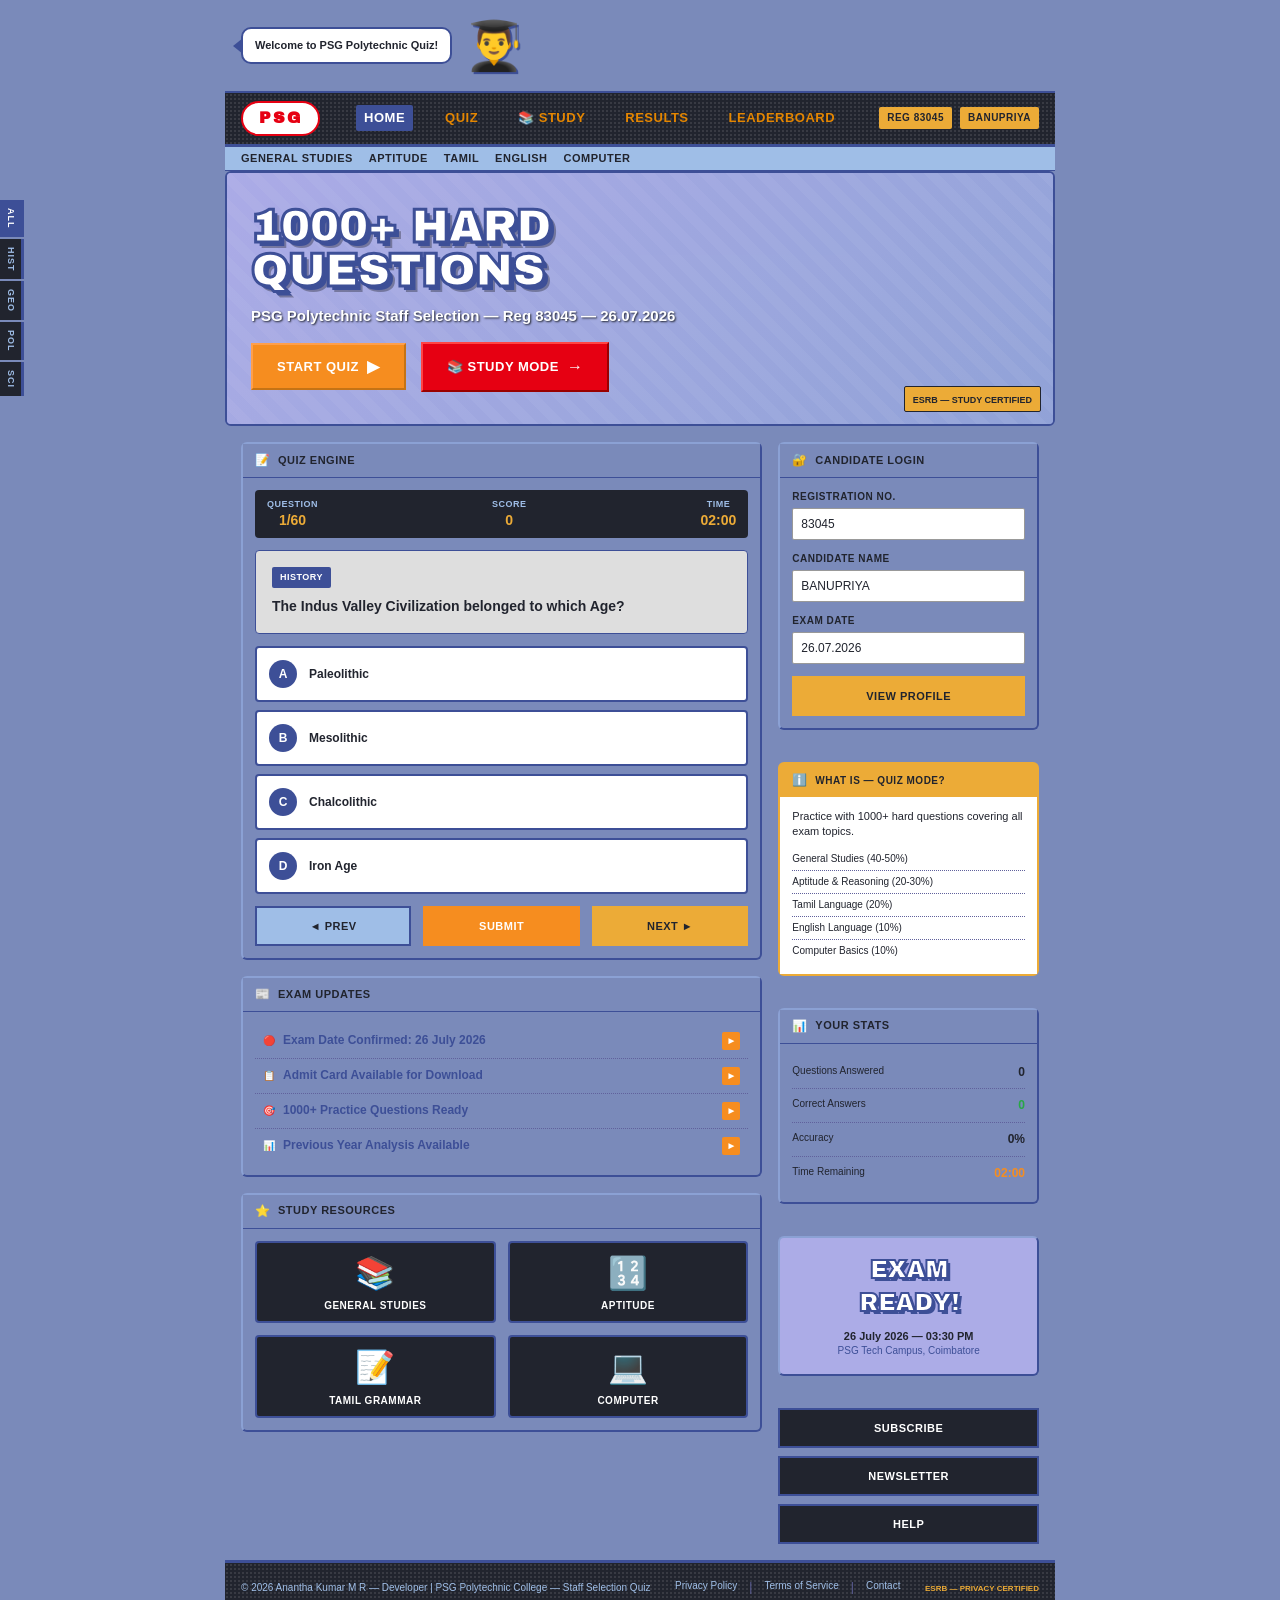
<file: index.html>
<!DOCTYPE html>
<html lang="en">
<head>
    <meta charset="UTF-8">
    <meta name="viewport" content="width=device-width, initial-scale=1.0">
    <title>PSG Polytechnic — Staff Selection Quiz 2026</title>
    <link rel="stylesheet" href="css/style.css">
    <link href="https://fonts.googleapis.com/css2?family=Silkscreen:wght@400;700&family=Archivo+Black&display=swap" rel="stylesheet">
</head>
<body>
    <!-- MASCOT MASTHEAD -->
    <div class="mascot-masthead">
        <div class="mascot-bubble">
            <span class="bubble-text">Welcome to PSG Polytechnic Quiz!</span>
            <div class="bubble-tail"></div>
        </div>
        <div class="mascot-character">
            <div class="pixel-mascot">👨‍🎓</div>
        </div>
    </div>

    <!-- PRIMARY NAV BAR (Carbon Command Layer) -->
    <nav class="nav-bar">
        <div class="nav-inner">
            <div class="logo-pill">
                <span class="logo-text">PSG</span>
            </div>
            <div class="nav-links">
                <a href="#" class="nav-link active" data-section="home">HOME</a>
                <a href="#" class="nav-link" data-section="quiz">QUIZ</a>
                <a href="study.html" class="nav-link">📚 STUDY</a>
                <a href="#" class="nav-link" data-section="results">RESULTS</a>
                <a href="#" class="nav-link" data-section="leaderboard">LEADERBOARD</a>
            </div>
            <div class="nav-chips">
                <span class="chip chip-amber">REG 83045</span>
                <span class="chip chip-amber">BANUPRIYA</span>
            </div>
        </div>
    </nav>

    <!-- SECONDARY NAV STRIP -->
    <div class="subnav-strip">
        <div class="subnav-inner">
            <a href="#" class="subnav-link">General Studies</a>
            <a href="#" class="subnav-link">Aptitude</a>
            <a href="#" class="subnav-link">Tamil</a>
            <a href="#" class="subnav-link">English</a>
            <a href="#" class="subnav-link">Computer</a>
        </div>
    </div>

    <!-- LEFT RAIL TABS -->
    <div class="left-rail">
        <div class="rail-tab active" data-category="all">ALL</div>
        <div class="rail-tab" data-category="history">HIST</div>
        <div class="rail-tab" data-category="geography">GEO</div>
        <div class="rail-tab" data-category="polity">POL</div>
        <div class="rail-tab" data-category="science">SCI</div>
    </div>

    <!-- MAIN CONTENT AREA -->
    <main class="main-content">
        <!-- HERO PANEL -->
        <section class="hero-panel">
            <div class="hero-bg hero-home"></div>
            <div class="hero-content">
                <h1 class="hero-wordmark">1000+ HARD<br>QUESTIONS</h1>
                <p class="hero-tagline">PSG Polytechnic Staff Selection — Reg 83045 — 26.07.2026</p>
                <button class="btn-start-quiz" onclick="startQuiz()">
                    <span class="btn-text">START QUIZ</span>
                    <span class="btn-arrow">▶</span>
                </button>
                <a href="study.html" class="btn-study-mode">
                    <span class="btn-text">📚 STUDY MODE</span>
                    <span class="btn-arrow">→</span>
                </a>
            </div>
            <div class="esrb-badge">
                <span class="esrb-text">ESRB — STUDY CERTIFIED</span>
            </div>
        </section>

        <!-- TWO COLUMN LAYOUT -->
        <div class="two-column">
            <!-- LEFT COLUMN (2/3) -->
            <div class="content-column">
                
                <!-- QUIZ PANEL -->
                <div class="panel quiz-panel" id="quiz-panel">
                    <div class="section-label-bar">
                        <span class="label-icon">📝</span>
                        <span class="label-text">QUIZ ENGINE</span>
                    </div>
                    <div class="panel-body">
                        <!-- Quiz Status Bar -->
                        <div class="quiz-status-bar">
                            <div class="status-item">
                                <span class="status-label">QUESTION</span>
                                <span class="status-value" id="question-num">1/1000</span>
                            </div>
                            <div class="status-item">
                                <span class="status-label">SCORE</span>
                                <span class="status-value" id="score">0</span>
                            </div>
                            <div class="status-item">
                                <span class="status-label">TIME</span>
                                <span class="status-value" id="timer">02:00</span>
                            </div>
                        </div>

                        <!-- Question Display -->
                        <div class="question-display" id="question-display">
                            <div class="question-category" id="question-category">HISTORY</div>
                            <div class="question-text" id="question-text">
                                The Indus Valley Civilization belonged to which Age?
                            </div>
                        </div>

                        <!-- Options -->
                        <div class="options-container" id="options-container">
                            <div class="option-btn" data-option="A" onclick="selectOption(this)">
                                <span class="option-letter">A</span>
                                <span class="option-text">Paleolithic</span>
                            </div>
                            <div class="option-btn" data-option="B" onclick="selectOption(this)">
                                <span class="option-letter">B</span>
                                <span class="option-text">Mesolithic</span>
                            </div>
                            <div class="option-btn" data-option="C" onclick="selectOption(this)">
                                <span class="option-letter">C</span>
                                <span class="option-text">Chalcolithic</span>
                            </div>
                            <div class="option-btn" data-option="D" onclick="selectOption(this)">
                                <span class="option-letter">D</span>
                                <span class="option-text">Iron Age</span>
                            </div>
                        </div>

                        <!-- Explanation Box -->
                        <div class="explanation-box" id="explanation-box" style="display: none;">
                            <div class="explanation-header">
                                <span class="explanation-icon">💡</span>
                                <span class="explanation-title">EXPLANATION</span>
                            </div>
                            <div class="explanation-content" id="explanation-content">
                                The Indus Valley Civilization (also called Harappan Civilization) existed around 3300-1300 BCE. This was the "Copper-Stone Age" — people used copper tools and stone tools together.
                            </div>
                        </div>

                        <!-- Navigation Buttons -->
                        <div class="quiz-nav">
                            <button class="btn-nav btn-prev" onclick="prevQuestion()">◄ PREV</button>
                            <button class="btn-nav btn-submit" onclick="submitAnswer()">SUBMIT</button>
                            <button class="btn-nav btn-next" onclick="nextQuestion()">NEXT ►</button>
                        </div>
                    </div>
                </div>

                <!-- OFFICIAL NEWS PANEL -->
                <div class="panel news-panel">
                    <div class="section-label-bar">
                        <span class="label-icon">📰</span>
                        <span class="label-text">EXAM UPDATES</span>
                    </div>
                    <div class="panel-body">
                        <div class="news-row">
                            <span class="news-icon">🔴</span>
                            <a href="#" class="news-link">Exam Date Confirmed: 26 July 2026</a>
                            <span class="news-arrow">►</span>
                        </div>
                        <div class="news-row">
                            <span class="news-icon">📋</span>
                            <a href="#" class="news-link">Admit Card Available for Download</a>
                            <span class="news-arrow">►</span>
                        </div>
                        <div class="news-row">
                            <span class="news-icon">🎯</span>
                            <a href="#" class="news-link">1000+ Practice Questions Ready</a>
                            <span class="news-arrow">►</span>
                        </div>
                        <div class="news-row">
                            <span class="news-icon">📊</span>
                            <a href="#" class="news-link">Previous Year Analysis Available</a>
                            <span class="news-arrow">►</span>
                        </div>
                    </div>
                </div>

                <!-- FEATURED SITES GRID -->
                <div class="panel featured-panel">
                    <div class="section-label-bar">
                        <span class="label-icon">⭐</span>
                        <span class="label-text">STUDY RESOURCES</span>
                    </div>
                    <div class="panel-body">
                        <div class="featured-grid">
                            <div class="featured-tile">
                                <div class="tile-image">📚</div>
                                <div class="tile-caption">General Studies</div>
                            </div>
                            <div class="featured-tile">
                                <div class="tile-image">🔢</div>
                                <div class="tile-caption">Aptitude</div>
                            </div>
                            <div class="featured-tile">
                                <div class="tile-image">📝</div>
                                <div class="tile-caption">Tamil Grammar</div>
                            </div>
                            <div class="featured-tile">
                                <div class="tile-image">💻</div>
                                <div class="tile-caption">Computer</div>
                            </div>
                        </div>
                    </div>
                </div>
            </div>

            <!-- RIGHT RAIL (1/3) -->
            <div class="action-rail">
                <!-- LOGIN PANEL -->
                <div class="panel login-panel">
                    <div class="section-label-bar">
                        <span class="label-icon">🔐</span>
                        <span class="label-text">CANDIDATE LOGIN</span>
                    </div>
                    <div class="panel-body">
                        <div class="form-group">
                            <label class="field-label">REGISTRATION NO.</label>
                            <input type="text" class="text-input" value="83045" readonly>
                        </div>
                        <div class="form-group">
                            <label class="field-label">CANDIDATE NAME</label>
                            <input type="text" class="text-input" value="BANUPRIYA" readonly>
                        </div>
                        <div class="form-group">
                            <label class="field-label">EXAM DATE</label>
                            <input type="text" class="text-input" value="26.07.2026" readonly>
                        </div>
                        <button class="btn-action btn-login">VIEW PROFILE</button>
                    </div>
                </div>

                <!-- INFO BOX -->
                <div class="panel info-box">
                    <div class="info-header">
                        <span class="info-icon">ℹ️</span>
                        <span class="info-title">WHAT IS — QUIZ MODE?</span>
                    </div>
                    <div class="info-body">
                        <p>Practice with 1000+ hard questions covering all exam topics.</p>
                        <ul class="info-list">
                            <li>General Studies (40-50%)</li>
                            <li>Aptitude & Reasoning (20-30%)</li>
                            <li>Tamil Language (20%)</li>
                            <li>English Language (10%)</li>
                            <li>Computer Basics (10%)</li>
                        </ul>
                    </div>
                </div>

                <!-- QUICK STATS -->
                <div class="panel stats-panel">
                    <div class="section-label-bar">
                        <span class="label-icon">📊</span>
                        <span class="label-text">YOUR STATS</span>
                    </div>
                    <div class="panel-body">
                        <div class="stat-row">
                            <span class="stat-label">Questions Answered</span>
                            <span class="stat-value" id="stat-answered">0</span>
                        </div>
                        <div class="stat-row">
                            <span class="stat-label">Correct Answers</span>
                            <span class="stat-value stat-correct" id="stat-correct">0</span>
                        </div>
                        <div class="stat-row">
                            <span class="stat-label">Accuracy</span>
                            <span class="stat-value" id="stat-accuracy">0%</span>
                        </div>
                        <div class="stat-row">
                            <span class="stat-label">Time Remaining</span>
                            <span class="stat-value stat-time" id="stat-time">02:00</span>
                        </div>
                    </div>
                </div>

                <!-- PROMO CARD -->
                <div class="panel promo-card">
                    <div class="promo-content">
                        <div class="promo-wordmark">EXAM<br>READY!</div>
                        <p class="promo-text">26 July 2026 — 03:30 PM</p>
                        <p class="promo-subtext">PSG Tech Campus, Coimbatore</p>
                    </div>
                </div>

                <!-- ACTION BUTTONS -->
                <div class="action-buttons">
                    <button class="btn-action btn-subscribe">SUBSCRIBE</button>
                    <button class="btn-action btn-newsletter">NEWSLETTER</button>
                    <button class="btn-action btn-help">HELP</button>
                </div>
            </div>
        </div>
    </main>

    <!-- FOOTER -->
    <footer class="footer-bar">
        <div class="footer-inner">
            <div class="footer-copyright">
                © 2026 Anantha Kumar M R — Developer | PSG Polytechnic College — Staff Selection Quiz
            </div>
            <div class="footer-links">
                <a href="#">Privacy Policy</a>
                <span class="footer-divider">|</span>
                <a href="#">Terms of Service</a>
                <span class="footer-divider">|</span>
                <a href="#">Contact</a>
            </div>
            <div class="footer-esrb">
                <span class="esrb-badge-small">ESRB — PRIVACY CERTIFIED</span>
            </div>
        </div>
    </footer>

    <!-- RESULTS MODAL -->
    <div class="modal-overlay" id="results-modal" style="display: none;">
        <div class="modal-panel">
            <div class="section-label-bar">
                <span class="label-icon">🏆</span>
                <span class="label-text">QUIZ RESULTS</span>
            </div>
            <div class="modal-body">
                <div class="results-display">
                    <div class="result-score">
                        <span class="result-label">FINAL SCORE</span>
                        <span class="result-value" id="final-score">0</span>
                        <span class="result-total">/ 1000</span>
                    </div>
                    <div class="result-stats">
                        <div class="result-stat">
                            <span class="stat-num" id="result-correct">0</span>
                            <span class="stat-desc">CORRECT</span>
                        </div>
                        <div class="result-stat">
                            <span class="stat-num" id="result-wrong">0</span>
                            <span class="stat-desc">WRONG</span>
                        </div>
                        <div class="result-stat">
                            <span class="stat-num" id="result-skipped">0</span>
                            <span class="stat-desc">SKIPPED</span>
                        </div>
                    </div>
                    <div class="result-message" id="result-message">
                        Great job, Banupriya! Keep practicing!
                    </div>
                </div>
                <div class="modal-actions">
                    <button class="btn-action btn-retry" onclick="retryQuiz()">RETRY QUIZ</button>
                    <button class="btn-action btn-close" onclick="closeModal()">CLOSE</button>
                </div>
            </div>
        </div>
    </div>

    <script src="js/quiz.js"></script>
</body>
</html>
</file>
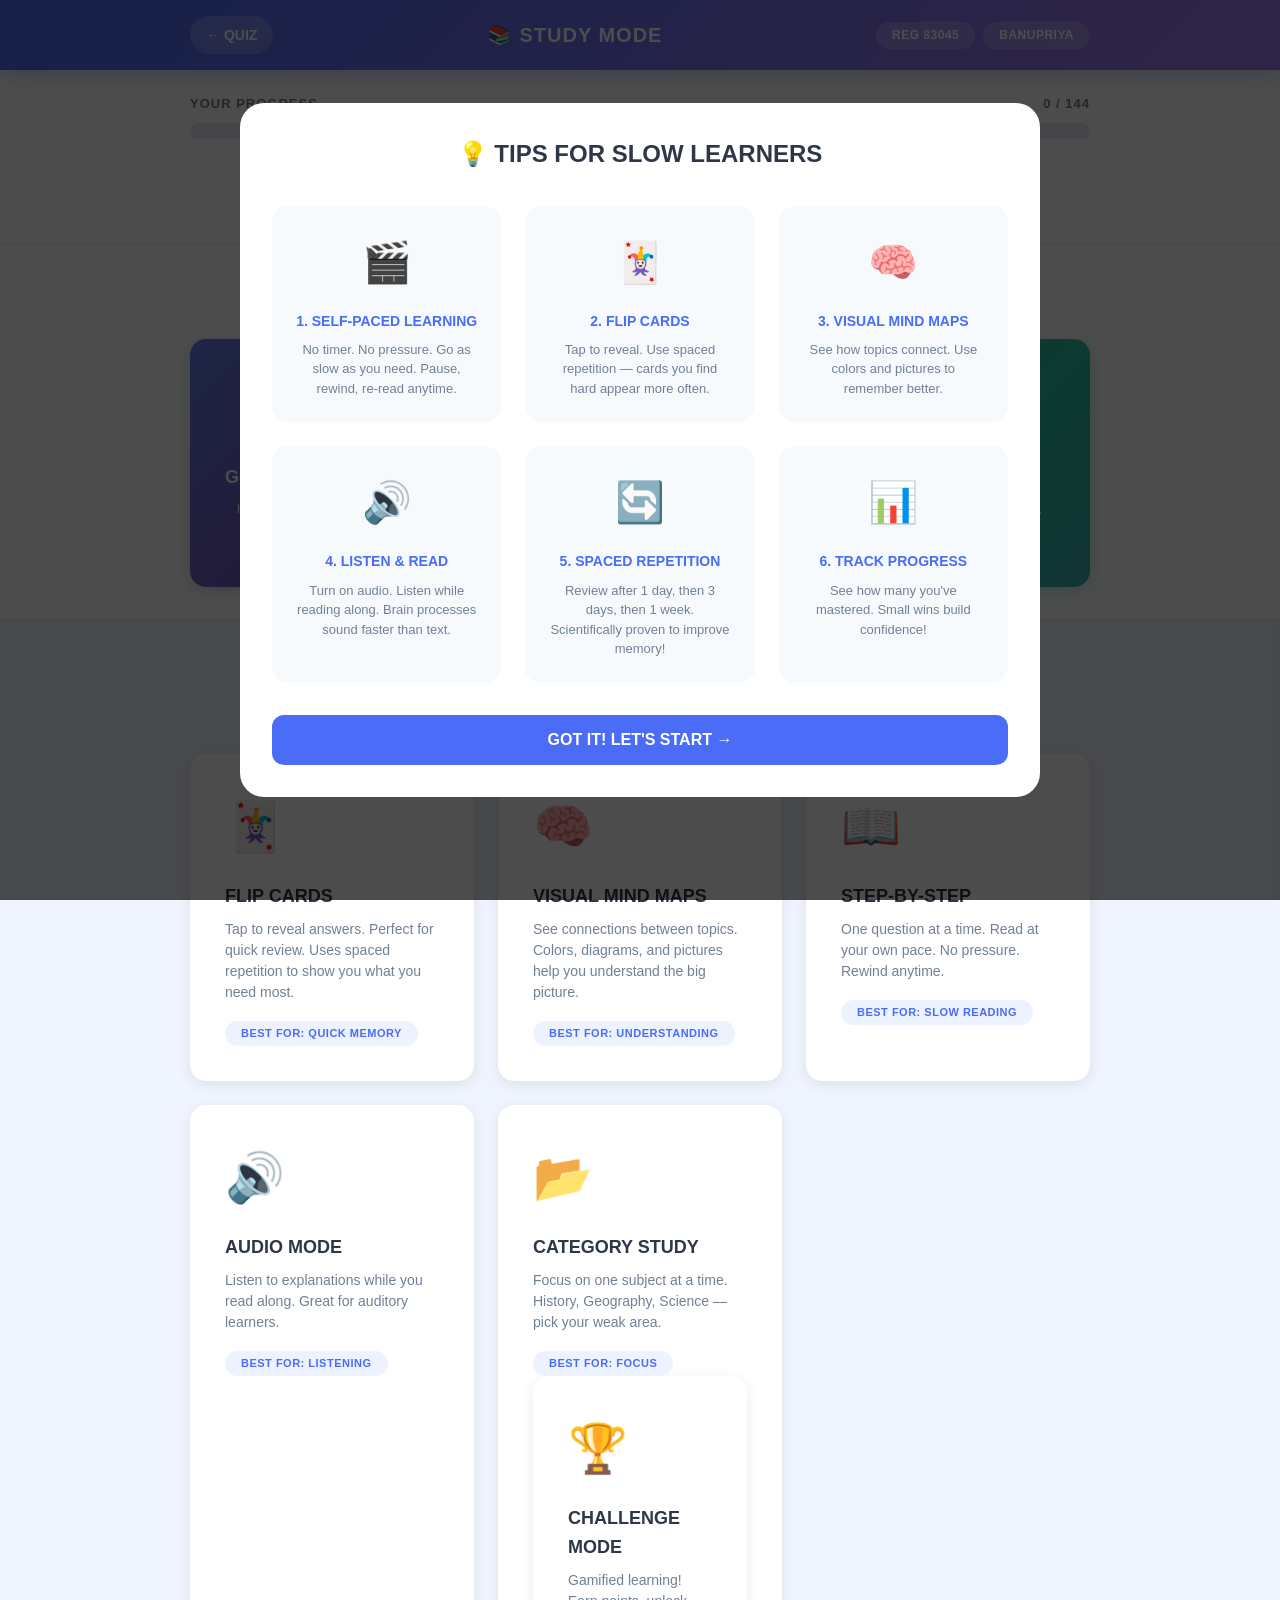
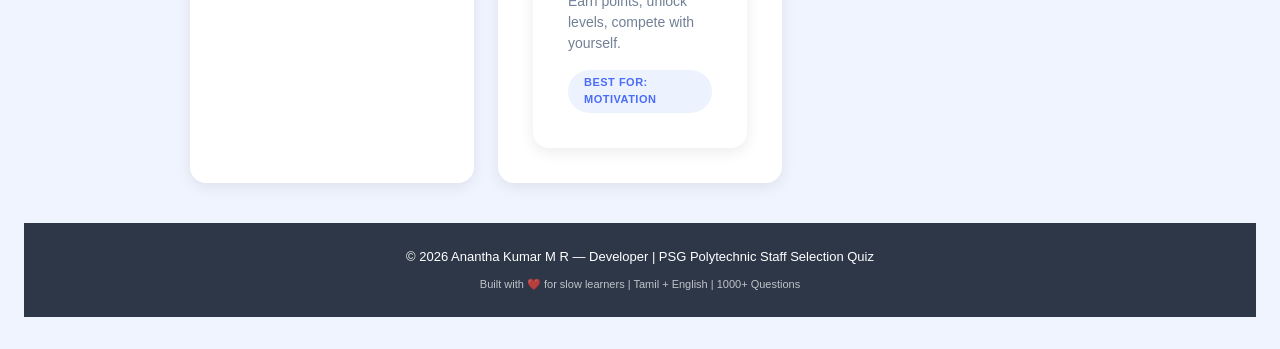
<file: study.html>
<!DOCTYPE html>
<html lang="en">
<head>
    <meta charset="UTF-8">
    <meta name="viewport" content="width=device-width, initial-scale=1.0">
    <title>PSG Polytechnic — Study Mode (Slow Learner Friendly)</title>
    <link rel="stylesheet" href="css/study.css">
</head>
<body>

    <!-- ═══════ HEADER ═══════ -->
    <header class="study-header">
        <div class="header-inner">
            <a href="index.html" class="back-btn">← QUIZ</a>
            <h1 class="header-title">📚 STUDY MODE</h1>
            <div class="header-info">
                <span class="reg-chip">REG 83045</span>
                <span class="name-chip">BANUPRIYA</span>
            </div>
        </div>
    </header>

    <!-- ═══════ PROGRESS BAR ═══════ -->
    <div class="progress-section">
        <div class="progress-inner">
            <div class="progress-label">
                <span>YOUR PROGRESS</span>
                <span id="progress-text">0 / 1000</span>
            </div>
            <div class="progress-bar">
                <div class="progress-fill" id="progress-fill"></div>
            </div>
            <div class="progress-stats">
                <div class="stat">
                    <span class="stat-num" id="stat-mastered">0</span>
                    <span class="stat-label">MASTERED</span>
                </div>
                <div class="stat">
                    <span class="stat-num" id="stat-learning">0</span>
                    <span class="stat-label">LEARNING</span>
                </div>
                <div class="stat">
                    <span class="stat-num" id="stat-new">1000</span>
                    <span class="stat-label">NEW</span>
                </div>
            </div>
        </div>
    </div>

    <!-- ═══════ STUDY RESOURCES ═══════ -->
    <div class="resources-section">
        <div class="resources-inner">
            <h2 class="section-title">⭐ STUDY RESOURCES</h2>
            <div class="resources-grid">
                <a href="study.html?cat=HISTORY" class="resource-card">
                    <div class="resource-icon">📚</div>
                    <h3>General Studies</h3>
                    <p>History, Geography, Polity, Economics, Science</p>
                </a>
                <a href="study.html?cat=APTITUDE" class="resource-card">
                    <div class="resource-icon">🔢</div>
                    <h3>Aptitude</h3>
                    <p>Maths, Reasoning, Problem Solving</p>
                </a>
                <a href="study.html?cat=TAMIL" class="resource-card">
                    <div class="resource-icon">📝</div>
                    <h3>Tamil Grammar</h3>
                    <p>இலக்கணம், சொல், பொருள், அணி</p>
                </a>
                <a href="study.html?cat=COMPUTER" class="resource-card">
                    <div class="resource-icon">💻</div>
                    <h3>Computer</h3>
                    <p>MS Office, Internet, Basics, Hardware</p>
                </a>
            </div>
        </div>
    </div>

    <!-- ═══════ MODE SELECTOR ═══════ -->
    <div class="mode-section">
        <div class="mode-inner">
            <h2 class="section-title">CHOOSE YOUR LEARNING MODE</h2>
            <p class="section-subtitle">Pick what works best for you right now. You can switch anytime!</p>
            
            <div class="mode-grid">
                <!-- FLIP CARDS -->
                <div class="mode-card" onclick="startMode('flipcards')">
                    <div class="mode-icon">🃏</div>
                    <h3>FLIP CARDS</h3>
                    <p>Tap to reveal answers. Perfect for quick review. Uses spaced repetition to show you what you need most.</p>
                    <div class="mode-tag">BEST FOR: Quick Memory</div>
                </div>

                <!-- VISUAL MIND MAPS -->
                <div class="mode-card" onclick="startMode('mindmap')">
                    <div class="mode-icon">🧠</div>
                    <h3>VISUAL MIND MAPS</h3>
                    <p>See connections between topics. Colors, diagrams, and pictures help you understand the big picture.</p>
                    <div class="mode-tag">BEST FOR: Understanding</div>
                </div>

                <!-- STEP-BY-STEP -->
                <div class="mode-card" onclick="startMode('stepbystep')">
                    <div class="mode-icon">📖</div>
                    <h3>STEP-BY-STEP</h3>
                    <p>One question at a time. Read at your own pace. No pressure. Rewind anytime.</p>
                    <div class="mode-tag">BEST FOR: Slow Reading</div>
                </div>

                <!-- AUDIO MODE -->
                <div class="mode-card" onclick="startMode('audio')">
                    <div class="mode-icon">🔊</div>
                    <h3>AUDIO MODE</h3>
                    <p>Listen to explanations while you read along. Great for auditory learners.</p>
                    <div class="mode-tag">BEST FOR: Listening</div>
                </div>

                <!-- CATEGORY STUDY -->
                <div class="mode-card" onclick="startMode('category')">
                    <div class="mode-icon">📂</div>
                    <h3>CATEGORY STUDY</h3>
                    <p>Focus on one subject at a time. History, Geography, Science — pick your weak area.</p>
                    <div class="mode-tag">BEST FOR: Focus</div>
                </li>

                <!-- CHALLENGE MODE -->
                <div class="mode-card" onclick="startMode('challenge')">
                    <div class="mode-icon">🏆</div>
                    <h3>CHALLENGE MODE</h3>
                    <p>Gamified learning! Earn points, unlock levels, compete with yourself.</p>
                    <div class="mode-tag">BEST FOR: Motivation</div>
                </div>
            </div>
        </div>
    </div>

    <!-- ═══════ STUDY AREA (Hidden initially) ═══════ -->
    <div class="study-area" id="study-area" style="display:none;">
        <div class="study-inner">
            
            <!-- TOP CONTROLS -->
            <div class="study-controls">
                <button class="ctrl-btn" onclick="prevCard()">← PREV</button>
                <div class="ctrl-center">
                    <span id="card-counter">1 / 10</span>
                    <span id="mode-label">FLIP CARDS</span>
                </div>
                <button class="ctrl-btn" onclick="nextCard()">NEXT →</button>
            </div>

            <!-- CATEGORY SELECTOR -->
            <div class="category-bar" id="category-bar">
                <button class="cat-btn active" data-cat="all">ALL</button>
                <button class="cat-btn" data-cat="HISTORY">📜 HISTORY</button>
                <button class="cat-btn" data-cat="GEOGRAPHY">🌍 GEOGRAPHY</button>
                <button class="cat-btn" data-cat="POLITY">⚖️ POLITY</button>
                <button class="cat-btn" data-cat="ECONOMICS">💰 ECONOMICS</button>
                <button class="cat-btn" data-cat="SCIENCE">🔬 SCIENCE</button>
                <button class="cat-btn" data-cat="COMPUTER">💻 COMPUTER</button>
                <button class="cat-btn" data-cat="TAMIL">🏮 TAMIL GK</button>
                <button class="cat-btn" data-cat="CURRENT">📰 CURRENT</button>
                <button class="cat-btn" data-cat="APTITUDE">🧮 APTITUDE</button>
            </div>

            <!-- FLIP CARD DISPLAY -->
            <div class="flipcard-container" id="flipcard-container">
                <div class="flipcard" id="flipcard" onclick="flipCard()">
                    <div class="flipcard-front">
                        <div class="card-category" id="card-category">HISTORY</div>
                        <div class="card-number" id="card-number">Q1</div>
                        <div class="card-question" id="card-question">Loading question...</div>
                        <div class="card-hint">TAP TO REVEAL ANSWER</div>
                        <button class="speak-btn" onclick="event.stopPropagation(); speakQuestion()">🔊 LISTEN</button>
                    </div>
                    <div class="flipcard-back">
                        <div class="card-answer-label">ANSWER</div>
                        <div class="card-answer" id="card-answer">Loading...</div>
                        <div class="card-explanation-label">📖 WHY? (Simple Explanation)</div>
                        <div class="card-explanation" id="card-explanation">Loading explanation...</div>
                        <div class="card-memory" id="card-memory" style="display:none">
                            <div class="memory-label">🧠 MEMORY TRICK</div>
                            <div class="card-memory-text" id="card-memory-text"></div>
                        </div>
                        <div class="card-tamil" id="card-tamil" style="display:none">
                            <div class="tamil-label">தமிழ்</div>
                            <div class="card-tamil-text" id="card-tamil-text"></div>
                        </div>
                        <button class="speak-btn" onclick="event.stopPropagation(); speakExplanation()">🔊 LISTEN</button>
                    </div>
                </div>
            </div>

            <!-- STEP-BY-STEP DISPLAY (Hidden initially) -->
            <div class="step-container" id="step-container" style="display:none;">
                <div class="step-card">
                    <div class="step-progress">
                        <span>STEP <span id="step-current">1</span> OF <span id="step-total">5</span></span>
                    </div>
                    <div class="step-category" id="step-category">HISTORY</div>
                    <div class="step-question" id="step-question">Loading...</div>
                    
                    <div class="step-options" id="step-options">
                        <!-- Options inserted by JS -->
                    </div>

                    <div class="step-explanation" id="step-explanation" style="display:none;">
                        <div class="step-answer" id="step-answer"></div>
                        <div class="step-why" id="step-why"></div>
                        <div class="step-tamil" id="step-tamil"></div>
                        <button class="speak-btn" onclick="speakStepExplanation()">🔊 LISTEN</button>
                    </div>

                    <div class="step-actions">
                        <button class="step-btn" id="step-check" onclick="checkStepAnswer()">CHECK ANSWER</button>
                        <button class="step-btn step-next" id="step-next" onclick="nextStep()" style="display:none;">NEXT →</button>
                    </div>
                </div>
            </div>

            <!-- MIND MAP DISPLAY (Hidden initially) -->
            <div class="mindmap-container" id="mindmap-container" style="display:none;">
                <div class="mindmap">
                    <div class="mindmap-center" id="mindmap-center">TOPIC</div>
                    <div class="mindmap-branches" id="mindmap-branches">
                        <!-- Branches inserted by JS -->
                    </div>
                </div>
                <div class="mindmap-info">
                    <h3 id="mindmap-title">Topic Overview</h3>
                    <div id="mindmap-details">Select a branch to learn more.</div>
                </div>
            </div>

            <!-- BOTTOM ACTIONS -->
            <div class="study-actions">
                <button class="action-btn btn-hard" onclick="markHard()">❌ HARD</button>
                <button class="action-btn btn-ok" onclick="markOk()">🔄 OK</button>
                <button class="action-btn btn-easy" onclick="markEasy()">✅ EASY</button>
            </div>

            <!-- AUDIO PLAYER BAR -->
            <div class="audio-bar" id="audio-bar" style="display:none;">
                <div class="audio-inner">
                    <button class="audio-play" id="audio-play" onclick="toggleAudio()">▶</button>
                    <div class="audio-progress">
                        <div class="audio-fill" id="audio-fill"></div>
                    </div>
                    <span class="audio-speed" id="audio-speed" onclick="changeSpeed()">1x</span>
                    <label class="audio-toggle">
                        <input type="checkbox" id="auto-read" checked> AUTO-READ
                    </label>
                </div>
            </div>

        </div>
    </div>

    <!-- ═══════ SLOW LEARNER TIPS POPUP ═══════ -->
    <div class="tips-popup" id="tips-popup" style="display:none;">
        <div class="tips-content">
            <h2>💡 TIPS FOR SLOW LEARNERS</h2>
            <div class="tips-grid">
                <div class="tip-card">
                    <div class="tip-icon">🎬</div>
                    <h4>1. SELF-PACED LEARNING</h4>
                    <p>No timer. No pressure. Go as slow as you need. Pause, rewind, re-read anytime.</p>
                </div>
                <div class="tip-card">
                    <div class="tip-icon">🃏</div>
                    <h4>2. FLIP CARDS</h4>
                    <p>Tap to reveal. Use spaced repetition — cards you find hard appear more often.</p>
                </div>
                <div class="tip-card">
                    <div class="tip-icon">🧠</div>
                    <h4>3. VISUAL MIND MAPS</h4>
                    <p>See how topics connect. Use colors and pictures to remember better.</p>
                </div>
                <div class="tip-card">
                    <div class="tip-icon">🔊</div>
                    <h4>4. LISTEN & READ</h4>
                    <p>Turn on audio. Listen while reading along. Brain processes sound faster than text.</p>
                </div>
                <div class="tip-card">
                    <div class="tip-icon">🔄</div>
                    <h4>5. SPACED REPETITION</h4>
                    <p>Review after 1 day, then 3 days, then 1 week. Scientifically proven to improve memory!</p>
                </div>
                <div class="tip-card">
                    <div class="tip-icon">📊</div>
                    <h4>6. TRACK PROGRESS</h4>
                    <p>See how many you've mastered. Small wins build confidence!</p>
                </div>
            </div>
            <button class="tips-close" onclick="closeTips()">GOT IT! LET'S START →</button>
        </div>
    </div>

    <!-- ═══════ MIND MAP POPUP ═══════ -->
    <div class="mindmap-popup" id="mindmap-popup" style="display:none;">
        <div class="mindmap-popup-content">
            <button class="popup-close" onclick="closeMindmap()">×</button>
            <h3 id="mindmap-popup-title">Topic</h3>
            <div id="mindmap-popup-body">Details here...</div>
            <button class="speak-btn" onclick="speakMindmap()">🔊 LISTEN</button>
        </div>
    </div>

    <!-- ═══════ FOOTER ═══════ -->
    <footer style="background:#2d3748;color:white;text-align:center;padding:24px;margin-top:40px;font-size:13px;">
        <p>© 2026 Anantha Kumar M R — Developer | PSG Polytechnic Staff Selection Quiz</p>
        <p style="opacity:0.7;margin-top:8px;font-size:11px;">Built with ❤️ for slow learners | Tamil + English | 1000+ Questions</p>
    </footer>

    <script src="js/study.js"></script>
</body>
</html>
</file>
<file: css/style.css>
/* ═══════════════════════════════════════════════════════════════
   PSG POLYTECHNIC QUIZ — NINTENDO.COM CIRCA 2001 DESIGN SYSTEM
   Console Hardware Chrome Interface
   ═══════════════════════════════════════════════════════════════ */

/* ─── CSS VARIABLES (Design Tokens) ─── */
:root {
    /* Brand & Accent */
    --colors-primary: #e60012;      /* Nintendo Red */
    --colors-signal: #f68d1f;       /* Signal Orange */
    --colors-amber: #ecab37;        /* Amber */
    --colors-nav-gold: #e48600;     /* Nav Gold */
    
    /* Surface — Periwinkle Chrome */
    --colors-canvas: #7a8aba;       /* Periwinkle Metallic */
    --colors-periwinkle: #8ba1d4;   /* Light Periwinkle */
    --colors-sky: #9fbee7;          /* Pale Sky */
    --colors-lavender: #acace7;     /* Pale Lavender */
    --colors-ice: #c0d5e6;          /* Pale Ice */
    --colors-chrome-indigo: #3d4f97; /* Chrome Indigo */
    --colors-muted-indigo: #60619c; /* Muted Indigo */
    --colors-platinum: #dedede;     /* Platinum Gray */
    --colors-surface: #ffffff;      /* White */
    
    /* Text */
    --colors-ink: #21242e;          /* Carbon Navy */
    --colors-ink-soft: #3d4f97;     /* Chrome Indigo */
    --colors-on-primary: #ffffff;   /* White on dark */
    
    /* Semantic */
    --colors-error: #e60012;        /* Error/Alert */
    --colors-systems-teal: #206479; /* Systems Teal */
    --colors-games-red: #a7282b;    /* Games Red */
    
    /* Spacing */
    --spacing-xxs: 2px;
    --spacing-xs: 4px;
    --spacing-sm: 8px;
    --spacing-md: 12px;
    --spacing-lg: 16px;
    --spacing-xl: 24px;
    --spacing-xxl: 32px;
    --spacing-section: 48px;
    
    /* Border Radius */
    --rounded-none: 0px;
    --rounded-xs: 2px;
    --rounded-sm: 4px;
    --rounded-md: 6px;
    --rounded-lg: 10px;
    --rounded-full: 9999px;
}

/* ─── RESET & BASE ─── */
* {
    margin: 0;
    padding: 0;
    box-sizing: border-box;
}

body {
    font-family: Arial, Helvetica, sans-serif;
    font-size: 12px;
    line-height: 1.4;
    color: var(--colors-ink);
    background-color: var(--colors-canvas);
    min-width: 780px;
    max-width: 830px;
    margin: 0 auto;
    padding: 0;
}

/* ─── HALFTONE TEXTURE (Carbon Surfaces) ─── */
.halftone-texture {
    background-image: radial-gradient(circle, var(--colors-ink) 1px, transparent 1px);
    background-size: 4px 4px;
}

/* ─── BEVEL MIXIN ─── */
.bevel-plate {
    background: var(--colors-canvas);
    border-top: 2px solid var(--colors-periwinkle);
    border-left: 2px solid var(--colors-periwinkle);
    border-bottom: 2px solid var(--colors-chrome-indigo);
    border-right: 2px solid var(--colors-chrome-indigo);
}

.bevel-inset {
    background: var(--colors-platinum);
    border-top: 1px solid var(--colors-chrome-indigo);
    border-left: 1px solid var(--colors-chrome-indigo);
    border-bottom: 1px solid var(--colors-periwinkle);
    border-right: 1px solid var(--colors-periwinkle);
}

/* ═══════════════════════════════════════════════════════════════
   MASCOT MASTHEAD
   ═══════════════════════════════════════════════════════════════ */
.mascot-masthead {
    display: flex;
    align-items: center;
    padding: var(--spacing-md) var(--spacing-lg);
    background: var(--colors-canvas);
    border-bottom: 2px solid var(--colors-chrome-indigo);
}

.mascot-bubble {
    position: relative;
    background: var(--colors-surface);
    border-radius: var(--rounded-lg);
    padding: var(--spacing-sm) var(--spacing-md);
    border: 2px solid var(--colors-chrome-indigo);
    max-width: 280px;
}

.bubble-text {
    font-size: 11px;
    font-weight: 700;
    color: var(--colors-ink);
}

.bubble-tail {
    position: absolute;
    left: -10px;
    top: 50%;
    transform: translateY(-50%);
    width: 0;
    height: 0;
    border-top: 8px solid transparent;
    border-bottom: 8px solid transparent;
    border-right: 10px solid var(--colors-chrome-indigo);
}

.mascot-character {
    margin-left: var(--spacing-md);
}

.pixel-mascot {
    font-size: 48px;
    filter: drop-shadow(2px 2px 0 var(--colors-chrome-indigo));
}

/* ═══════════════════════════════════════════════════════════════
   NAVIGATION BAR (Carbon Command Layer)
   ═══════════════════════════════════════════════════════════════ */
.nav-bar {
    background: var(--colors-ink);
    background-image: radial-gradient(circle, rgba(255,255,255,0.1) 1px, transparent 1px);
    background-size: 4px 4px;
    padding: var(--spacing-sm) var(--spacing-lg);
    border-bottom: 3px solid var(--colors-chrome-indigo);
}

.nav-inner {
    display: flex;
    align-items: center;
    justify-content: space-between;
}

.logo-pill {
    background: var(--colors-surface);
    border-radius: var(--rounded-full);
    padding: var(--spacing-xs) var(--spacing-lg);
    border: 2px solid var(--colors-primary);
}

.logo-text {
    font-family: 'Archivo Black', 'Arial Black', sans-serif;
    font-size: 16px;
    font-weight: 900;
    color: var(--colors-primary);
    letter-spacing: 2px;
}

.nav-links {
    display: flex;
    gap: var(--spacing-xl);
}

.nav-link {
    font-size: 13px;
    font-weight: 700;
    color: var(--colors-nav-gold);
    text-decoration: none;
    text-transform: uppercase;
    letter-spacing: 0.5px;
    padding: var(--spacing-xs) var(--spacing-sm);
    transition: all 0.1s;
}

.nav-link:hover,
.nav-link.active {
    color: var(--colors-surface);
    background: var(--colors-chrome-indigo);
    border-radius: var(--rounded-xs);
}

.nav-chips {
    display: flex;
    gap: var(--spacing-sm);
}

.chip {
    font-size: 10px;
    font-weight: 700;
    padding: var(--spacing-xs) var(--spacing-sm);
    border-radius: var(--rounded-xs);
    text-transform: uppercase;
    letter-spacing: 0.5px;
}

.chip-amber {
    background: var(--colors-amber);
    color: var(--colors-ink);
}

/* ─── SUBNAV STRIP ─── */
.subnav-strip {
    background: var(--colors-sky);
    padding: var(--spacing-xs) var(--spacing-lg);
    border-bottom: 1px solid var(--colors-chrome-indigo);
}

.subnav-inner {
    display: flex;
    gap: var(--spacing-lg);
}

.subnav-link {
    font-size: 11px;
    font-weight: 700;
    color: var(--colors-ink);
    text-decoration: none;
    text-transform: uppercase;
    letter-spacing: 0.5px;
}

.subnav-link:hover {
    color: var(--colors-chrome-indigo);
    text-decoration: underline;
}

/* ═══════════════════════════════════════════════════════════════
   LEFT RAIL TABS
   ═══════════════════════════════════════════════════════════════ */
.left-rail {
    position: fixed;
    left: 0;
    top: 200px;
    display: flex;
    flex-direction: column;
    gap: 2px;
    z-index: 100;
}

.rail-tab {
    background: var(--colors-ink);
    color: var(--colors-sky);
    font-size: 9px;
    font-weight: 700;
    padding: var(--spacing-sm) var(--spacing-xs);
    writing-mode: vertical-rl;
    text-orientation: mixed;
    text-transform: uppercase;
    letter-spacing: 1px;
    cursor: pointer;
    border-right: 3px solid var(--colors-chrome-indigo);
    transition: all 0.1s;
}

.rail-tab:hover,
.rail-tab.active {
    background: var(--colors-chrome-indigo);
    color: var(--colors-surface);
}

/* ═══════════════════════════════════════════════════════════════
   HERO PANEL
   ═══════════════════════════════════════════════════════════════ */
.hero-panel {
    position: relative;
    background: var(--colors-lavender);
    border-radius: var(--rounded-md);
    border: 2px solid var(--colors-chrome-indigo);
    overflow: hidden;
    margin-bottom: var(--spacing-lg);
    min-height: 200px;
}

.hero-bg {
    position: absolute;
    top: 0;
    left: 0;
    right: 0;
    bottom: 0;
    background: linear-gradient(135deg, var(--colors-lavender) 0%, var(--colors-periwinkle) 50%, var(--colors-chrome-indigo) 100%);
    opacity: 0.8;
}

.hero-home {
    background: 
        repeating-linear-gradient(45deg, transparent, transparent 10px, rgba(255,255,255,0.05) 10px, rgba(255,255,255,0.05) 20px),
        linear-gradient(135deg, var(--colors-lavender) 0%, var(--colors-periwinkle) 100%);
}

.hero-content {
    position: relative;
    z-index: 1;
    padding: var(--spacing-xxl) var(--spacing-xl);
}

.hero-wordmark {
    font-family: 'Archivo Black', 'Arial Black', sans-serif;
    font-size: 44px;
    font-weight: 900;
    color: var(--colors-surface);
    line-height: 1;
    text-transform: uppercase;
    -webkit-text-stroke: 3px var(--colors-chrome-indigo);
    text-shadow: 
        4px 4px 0 var(--colors-chrome-indigo),
        6px 6px 0 rgba(0,0,0,0.3);
    margin-bottom: var(--spacing-md);
}

.hero-tagline {
    font-size: 15px;
    font-weight: 700;
    color: var(--colors-surface);
    text-shadow: 1px 1px 2px var(--colors-ink);
    margin-bottom: var(--spacing-lg);
}

.btn-start-quiz {
    display: inline-flex;
    align-items: center;
    gap: var(--spacing-sm);
    background: var(--colors-signal);
    color: var(--colors-on-primary);
    border: none;
    padding: var(--spacing-md) var(--spacing-xl);
    font-size: 13px;
    font-weight: 700;
    text-transform: uppercase;
    letter-spacing: 0.5px;
    cursor: pointer;
    border-top: 2px solid #ff9f4a;
    border-left: 2px solid #ff9f4a;
    border-bottom: 2px solid #c57315;
    border-right: 2px solid #c57315;
    transition: all 0.1s;
}

.btn-start-quiz:hover {
    background: #e57d18;
    transform: translate(1px, 1px);
    border-top: 1px solid #ff9f4a;
    border-left: 1px solid #ff9f4a;
    border-bottom: 2px solid #c57315;
    border-right: 2px solid #c57315;
}

.btn-start-quiz:active {
    transform: translate(2px, 2px);
}

.btn-study-mode {
    display: inline-flex;
    align-items: center;
    gap: var(--spacing-sm);
    background: var(--colors-primary);
    color: var(--colors-on-primary);
    border: none;
    padding: var(--spacing-md) var(--spacing-xl);
    font-size: 13px;
    font-weight: 700;
    text-transform: uppercase;
    letter-spacing: 0.5px;
    cursor: pointer;
    border-top: 2px solid #ff4444;
    border-left: 2px solid #ff4444;
    border-bottom: 2px solid #990000;
    border-right: 2px solid #990000;
    transition: all 0.1s;
    text-decoration: none;
    margin-left: var(--spacing-md);
}

.btn-study-mode:hover {
    background: #cc0000;
    transform: translate(1px, 1px);
    border-top: 1px solid #ff4444;
    border-left: 1px solid #ff4444;
    border-bottom: 2px solid #990000;
    border-right: 2px solid #990000;
}

.btn-arrow {
    font-size: 16px;
}

.esrb-badge {
    position: absolute;
    bottom: var(--spacing-md);
    right: var(--spacing-md);
    background: var(--colors-amber);
    padding: var(--spacing-xs) var(--spacing-sm);
    border-radius: var(--rounded-xs);
    border: 1px solid var(--colors-ink);
}

.esrb-text {
    font-size: 9px;
    font-weight: 700;
    color: var(--colors-ink);
    text-transform: uppercase;
}

/* ═══════════════════════════════════════════════════════════════
   TWO COLUMN LAYOUT
   ═══════════════════════════════════════════════════════════════ */
.two-column {
    display: flex;
    gap: var(--spacing-lg);
    padding: 0 var(--spacing-lg) var(--spacing-lg);
}

.content-column {
    flex: 2;
    min-width: 0;
}

.action-rail {
    flex: 1;
    min-width: 220px;
    display: flex;
    flex-direction: column;
    gap: var(--spacing-lg);
}

/* ═══════════════════════════════════════════════════════════════
   PANELS (Beveled Metal Plates)
   ═══════════════════════════════════════════════════════════════ */
.panel {
    background: var(--colors-canvas);
    border-radius: var(--rounded-md);
    border-top: 2px solid var(--colors-periwinkle);
    border-left: 2px solid var(--colors-periwinkle);
    border-bottom: 2px solid var(--colors-chrome-indigo);
    border-right: 2px solid var(--colors-chrome-indigo);
    margin-bottom: var(--spacing-lg);
}

.section-label-bar {
    display: flex;
    align-items: center;
    gap: var(--spacing-sm);
    background: var(--colors-canvas);
    padding: var(--spacing-sm) var(--spacing-md);
    border-bottom: 1px solid var(--colors-chrome-indigo);
}

.label-icon {
    font-size: 12px;
}

.label-text {
    font-size: 11px;
    font-weight: 700;
    text-transform: uppercase;
    letter-spacing: 0.5px;
    color: var(--colors-ink);
}

.panel-body {
    padding: var(--spacing-md);
}

/* ═══════════════════════════════════════════════════════════════
   QUIZ PANEL
   ═══════════════════════════════════════════════════════════════ */
.quiz-status-bar {
    display: flex;
    justify-content: space-between;
    background: var(--colors-ink);
    padding: var(--spacing-sm) var(--spacing-md);
    border-radius: var(--rounded-sm);
    margin-bottom: var(--spacing-md);
}

.status-item {
    text-align: center;
}

.status-label {
    display: block;
    font-size: 9px;
    font-weight: 700;
    color: var(--colors-sky);
    text-transform: uppercase;
    letter-spacing: 0.5px;
}

.status-value {
    display: block;
    font-size: 14px;
    font-weight: 700;
    color: var(--colors-amber);
}

.question-display {
    background: var(--colors-platinum);
    border: 1px solid var(--colors-chrome-indigo);
    border-radius: var(--rounded-sm);
    padding: var(--spacing-lg);
    margin-bottom: var(--spacing-md);
}

.question-category {
    display: inline-block;
    background: var(--colors-chrome-indigo);
    color: var(--colors-surface);
    font-size: 9px;
    font-weight: 700;
    padding: var(--spacing-xs) var(--spacing-sm);
    border-radius: var(--rounded-xs);
    text-transform: uppercase;
    letter-spacing: 0.5px;
    margin-bottom: var(--spacing-sm);
}

.question-text {
    font-size: 14px;
    font-weight: 700;
    color: var(--colors-ink);
    line-height: 1.5;
}

.options-container {
    display: flex;
    flex-direction: column;
    gap: var(--spacing-sm);
    margin-bottom: var(--spacing-md);
}

.option-btn {
    display: flex;
    align-items: center;
    gap: var(--spacing-md);
    background: var(--colors-surface);
    border: 2px solid var(--colors-chrome-indigo);
    border-radius: var(--rounded-sm);
    padding: var(--spacing-md);
    cursor: pointer;
    transition: all 0.1s;
}

.option-btn:hover {
    background: var(--colors-sky);
    border-color: var(--colors-signal);
}

.option-btn.selected {
    background: var(--colors-signal);
    border-color: var(--colors-signal);
    color: var(--colors-on-primary);
}

.option-btn.correct {
    background: #28a745;
    border-color: #28a745;
    color: var(--colors-on-primary);
}

.option-btn.wrong {
    background: var(--colors-error);
    border-color: var(--colors-error);
    color: var(--colors-on-primary);
}

.option-letter {
    display: flex;
    align-items: center;
    justify-content: center;
    width: 28px;
    height: 28px;
    background: var(--colors-chrome-indigo);
    color: var(--colors-surface);
    font-size: 12px;
    font-weight: 700;
    border-radius: var(--rounded-full);
}

.option-btn.selected .option-letter {
    background: var(--colors-surface);
    color: var(--colors-signal);
}

.option-text {
    font-size: 12px;
    font-weight: 700;
}

/* ─── EXPLANATION BOX ─── */
.explanation-box {
    background: var(--colors-surface);
    border: 2px solid var(--colors-amber);
    border-radius: var(--rounded-sm);
    margin-bottom: var(--spacing-md);
    overflow: hidden;
}

.explanation-header {
    display: flex;
    align-items: center;
    gap: var(--spacing-sm);
    background: var(--colors-amber);
    padding: var(--spacing-sm) var(--spacing-md);
}

.explanation-icon {
    font-size: 14px;
}

.explanation-title {
    font-size: 10px;
    font-weight: 700;
    text-transform: uppercase;
    letter-spacing: 0.5px;
    color: var(--colors-ink);
}

.explanation-content {
    padding: var(--spacing-md);
    font-size: 11px;
    line-height: 1.5;
    color: var(--colors-ink);
}

/* ─── QUIZ NAVIGATION ─── */
.quiz-nav {
    display: flex;
    justify-content: space-between;
    gap: var(--spacing-md);
}

.btn-nav {
    flex: 1;
    padding: var(--spacing-md);
    font-size: 11px;
    font-weight: 700;
    text-transform: uppercase;
    letter-spacing: 0.5px;
    cursor: pointer;
    border: 2px solid;
    transition: all 0.1s;
}

.btn-prev {
    background: var(--colors-sky);
    color: var(--colors-ink);
    border-color: var(--colors-chrome-indigo);
}

.btn-submit {
    background: var(--colors-signal);
    color: var(--colors-on-primary);
    border-color: var(--colors-signal);
}

.btn-next {
    background: var(--colors-amber);
    color: var(--colors-ink);
    border-color: var(--colors-amber);
}

.btn-nav:hover {
    transform: translate(1px, 1px);
}

.btn-nav:active {
    transform: translate(2px, 2px);
}

/* ═══════════════════════════════════════════════════════════════
   NEWS PANEL
   ═══════════════════════════════════════════════════════════════ */
.news-row {
    display: flex;
    align-items: center;
    gap: var(--spacing-sm);
    padding: var(--spacing-sm);
    border-bottom: 1px dotted var(--colors-muted-indigo);
}

.news-row:last-child {
    border-bottom: none;
}

.news-icon {
    font-size: 10px;
}

.news-link {
    flex: 1;
    font-size: 12px;
    font-weight: 700;
    color: var(--colors-ink-soft);
    text-decoration: none;
}

.news-link:hover {
    color: var(--colors-signal);
    text-decoration: underline;
}

.news-arrow {
    display: flex;
    align-items: center;
    justify-content: center;
    width: 18px;
    height: 18px;
    background: var(--colors-signal);
    color: var(--colors-on-primary);
    font-size: 10px;
    border-radius: var(--rounded-xs);
}

/* ═══════════════════════════════════════════════════════════════
   FEATURED TILES
   ═══════════════════════════════════════════════════════════════ */
.featured-grid {
    display: grid;
    grid-template-columns: repeat(2, 1fr);
    gap: var(--spacing-md);
}

.featured-tile {
    background: var(--colors-ink);
    border: 2px solid var(--colors-chrome-indigo);
    border-radius: var(--rounded-sm);
    padding: var(--spacing-sm);
    text-align: center;
    cursor: pointer;
    transition: all 0.1s;
}

.featured-tile:hover {
    border-color: var(--colors-signal);
    transform: translateY(-2px);
}

.tile-image {
    font-size: 32px;
    margin-bottom: var(--spacing-xs);
}

.tile-caption {
    font-size: 10px;
    font-weight: 700;
    color: var(--colors-surface);
    text-transform: uppercase;
    letter-spacing: 0.5px;
}

/* ═══════════════════════════════════════════════════════════════
   ACTION RAIL COMPONENTS
   ═══════════════════════════════════════════════════════════════ */

/* Login Panel */
.login-panel .panel-body {
    display: flex;
    flex-direction: column;
    gap: var(--spacing-md);
}

.form-group {
    display: flex;
    flex-direction: column;
    gap: var(--spacing-xs);
}

.field-label {
    font-size: 10px;
    font-weight: 700;
    text-transform: uppercase;
    letter-spacing: 0.5px;
    color: var(--colors-ink);
}

.text-input {
    background: var(--colors-surface);
    border: 1px solid var(--colors-hairline, #999);
    border-radius: var(--rounded-xs);
    padding: var(--spacing-sm);
    font-size: 12px;
    color: var(--colors-ink);
}

.text-input:focus {
    outline: none;
    border-color: var(--colors-signal);
}

.btn-action {
    width: 100%;
    padding: var(--spacing-md);
    font-size: 11px;
    font-weight: 700;
    text-transform: uppercase;
    letter-spacing: 0.5px;
    cursor: pointer;
    border: 2px solid;
    transition: all 0.1s;
}

.btn-login {
    background: var(--colors-amber);
    color: var(--colors-ink);
    border-color: var(--colors-amber);
}

.btn-subscribe,
.btn-newsletter,
.btn-help {
    background: var(--colors-ink);
    color: var(--colors-on-primary);
    border-color: var(--colors-chrome-indigo);
}

.btn-action:hover {
    transform: translate(1px, 1px);
}

/* Info Box */
.info-box {
    border: 2px solid var(--colors-amber);
}

.info-header {
    display: flex;
    align-items: center;
    gap: var(--spacing-sm);
    background: var(--colors-amber);
    padding: var(--spacing-sm) var(--spacing-md);
}

.info-icon {
    font-size: 12px;
}

.info-title {
    font-size: 10px;
    font-weight: 700;
    text-transform: uppercase;
    letter-spacing: 0.5px;
    color: var(--colors-ink);
}

.info-body {
    padding: var(--spacing-md);
    background: var(--colors-surface);
}

.info-body p {
    font-size: 11px;
    margin-bottom: var(--spacing-sm);
}

.info-list {
    list-style: none;
    padding: 0;
}

.info-list li {
    font-size: 10px;
    padding: var(--spacing-xs) 0;
    border-bottom: 1px dotted var(--colors-muted-indigo);
}

.info-list li:last-child {
    border-bottom: none;
}

/* Stats Panel */
.stat-row {
    display: flex;
    justify-content: space-between;
    padding: var(--spacing-sm) 0;
    border-bottom: 1px dotted var(--colors-muted-indigo);
}

.stat-row:last-child {
    border-bottom: none;
}

.stat-label {
    font-size: 10px;
    color: var(--colors-ink);
}

.stat-value {
    font-size: 12px;
    font-weight: 700;
    color: var(--colors-ink);
}

.stat-correct {
    color: #28a745;
}

.stat-time {
    color: var(--colors-signal);
}

/* Promo Card */
.promo-card {
    background: var(--colors-lavender);
}

.promo-content {
    padding: var(--spacing-lg);
    text-align: center;
}

.promo-wordmark {
    font-family: 'Archivo Black', 'Arial Black', sans-serif;
    font-size: 24px;
    font-weight: 900;
    color: var(--colors-surface);
    -webkit-text-stroke: 2px var(--colors-chrome-indigo);
    text-shadow: 3px 3px 0 var(--colors-chrome-indigo);
    margin-bottom: var(--spacing-sm);
}

.promo-text {
    font-size: 11px;
    font-weight: 700;
    color: var(--colors-ink);
}

.promo-subtext {
    font-size: 10px;
    color: var(--colors-chrome-indigo);
}

/* Action Buttons */
.action-buttons {
    display: flex;
    flex-direction: column;
    gap: var(--spacing-sm);
}

/* ═══════════════════════════════════════════════════════════════
   FOOTER
   ═══════════════════════════════════════════════════════════════ */
.footer-bar {
    background: var(--colors-ink);
    background-image: radial-gradient(circle, rgba(255,255,255,0.1) 1px, transparent 1px);
    background-size: 4px 4px;
    padding: var(--spacing-lg);
    border-top: 3px solid var(--colors-chrome-indigo);
}

.footer-inner {
    display: flex;
    justify-content: space-between;
    align-items: center;
    flex-wrap: wrap;
    gap: var(--spacing-md);
}

.footer-copyright {
    font-size: 10px;
    color: var(--colors-sky);
}

.footer-links {
    display: flex;
    gap: var(--spacing-md);
}

.footer-links a {
    font-size: 10px;
    color: var(--colors-sky);
    text-decoration: none;
}

.footer-links a:hover {
    color: var(--colors-surface);
    text-decoration: underline;
}

.footer-divider {
    color: var(--colors-muted-indigo);
}

.esrb-badge-small {
    font-size: 8px;
    font-weight: 700;
    color: var(--colors-amber);
    text-transform: uppercase;
}

/* ═══════════════════════════════════════════════════════════════
   RESULTS MODAL
   ═══════════════════════════════════════════════════════════════ */
.modal-overlay {
    position: fixed;
    top: 0;
    left: 0;
    right: 0;
    bottom: 0;
    background: rgba(33, 36, 46, 0.9);
    display: flex;
    align-items: center;
    justify-content: center;
    z-index: 1000;
}

.modal-panel {
    background: var(--colors-canvas);
    border-radius: var(--rounded-md);
    border-top: 3px solid var(--colors-periwinkle);
    border-left: 3px solid var(--colors-periwinkle);
    border-bottom: 3px solid var(--colors-chrome-indigo);
    border-right: 3px solid var(--colors-chrome-indigo);
    width: 90%;
    max-width: 500px;
}

.modal-body {
    padding: var(--spacing-xl);
}

.results-display {
    text-align: center;
    margin-bottom: var(--spacing-xl);
}

.result-score {
    margin-bottom: var(--spacing-lg);
}

.result-label {
    display: block;
    font-size: 12px;
    font-weight: 700;
    text-transform: uppercase;
    letter-spacing: 0.5px;
    color: var(--colors-chrome-indigo);
    margin-bottom: var(--spacing-sm);
}

.result-value {
    font-family: 'Archivo Black', 'Arial Black', sans-serif;
    font-size: 64px;
    font-weight: 900;
    color: var(--colors-signal);
    -webkit-text-stroke: 2px var(--colors-chrome-indigo);
    text-shadow: 4px 4px 0 var(--colors-chrome-indigo);
}

.result-total {
    font-size: 24px;
    color: var(--colors-chrome-indigo);
}

.result-stats {
    display: flex;
    justify-content: center;
    gap: var(--spacing-xl);
    margin-bottom: var(--spacing-lg);
}

.result-stat {
    text-align: center;
}

.stat-num {
    display: block;
    font-size: 24px;
    font-weight: 700;
    color: var(--colors-ink);
}

.stat-desc {
    font-size: 9px;
    font-weight: 700;
    text-transform: uppercase;
    letter-spacing: 0.5px;
    color: var(--colors-chrome-indigo);
}

.result-message {
    font-size: 12px;
    color: var(--colors-ink);
    font-style: italic;
}

.modal-actions {
    display: flex;
    gap: var(--spacing-md);
}

.btn-retry {
    background: var(--colors-signal);
    color: var(--colors-on-primary);
    border-color: var(--colors-signal);
}

.btn-close {
    background: var(--colors-platinum);
    color: var(--colors-ink);
    border-color: var(--colors-chrome-indigo);
}

/* ═══════════════════════════════════════════════════════════════
   UTILITY CLASSES
   ═══════════════════════════════════════════════════════════════ */
.hidden {
    display: none !important;
}

.text-center {
    text-align: center;
}

.text-gold {
    color: var(--colors-nav-gold);
}

.text-amber {
    color: var(--colors-amber);
}

.text-signal {
    color: var(--colors-signal);
}

.bg-carbon {
    background: var(--colors-ink);
}

.bg-chrome {
    background: var(--colors-canvas);
}

/* ═══════════════════════════════════════════════════════════════
   RESPONSIVE (Minimal — Fixed Canvas Era)
   ═══════════════════════════════════════════════════════════════ */
@media (max-width: 780px) {
    body {
        min-width: 100%;
        overflow-x: auto;
    }
    
    .left-rail {
        display: none;
    }
    
    .two-column {
        flex-direction: column;
    }
    
    .action-rail {
        width: 100%;
    }
}
</file>
<file: css/study.css>
/* ═══════════════════════════════════════════════════════════════
   STUDY MODE — SLOW LEARNER FRIENDLY DESIGN
   Visual-first, clean, colorful, easy to read
   ═══════════════════════════════════════════════════════════════ */

:root {
    /* Warm, friendly colors */
    --bg: #f0f4ff;
    --card-bg: #ffffff;
    --primary: #4a6cf7;
    --primary-light: #7b93fa;
    --secondary: #f68d1f;
    --accent: #20c997;
    --text: #2d3748;
    --text-light: #718096;
    --success: #48bb78;
    --warning: #ecc94b;
    --danger: #fc8181;
    --purple: #9f7aea;
    --pink: #ed64a6;
    
    /* Spacing */
    --sp-xs: 4px;
    --sp-sm: 8px;
    --sp-md: 16px;
    --sp-lg: 24px;
    --sp-xl: 32px;
    --sp-xxl: 48px;
    
    /* Rounded corners */
    --r-sm: 8px;
    --r-md: 12px;
    --r-lg: 16px;
    --r-xl: 24px;
    --r-full: 9999px;
}

* {
    margin: 0;
    padding: 0;
    box-sizing: border-box;
}

body {
    font-family: 'Segoe UI', Arial, sans-serif;
    background: var(--bg);
    color: var(--text);
    line-height: 1.6;
    min-height: 100vh;
}

/* ═══════ HEADER ═══════ */
.study-header {
    background: linear-gradient(135deg, var(--primary) 0%, var(--purple) 100%);
    color: white;
    padding: var(--sp-md) var(--sp-lg);
    position: sticky;
    top: 0;
    z-index: 100;
    box-shadow: 0 4px 20px rgba(74, 108, 247, 0.3);
}

.header-inner {
    max-width: 900px;
    margin: 0 auto;
    display: flex;
    align-items: center;
    justify-content: space-between;
    gap: var(--sp-md);
}

.back-btn {
    color: white;
    text-decoration: none;
    font-weight: 700;
    font-size: 14px;
    padding: var(--sp-sm) var(--sp-md);
    background: rgba(255,255,255,0.2);
    border-radius: var(--r-full);
    transition: all 0.3s;
}

.back-btn:hover {
    background: rgba(255,255,255,0.3);
    transform: translateX(-4px);
}

.header-title {
    font-size: 20px;
    font-weight: 800;
    letter-spacing: 1px;
}

.header-info {
    display: flex;
    gap: var(--sp-sm);
}

.reg-chip, .name-chip {
    padding: var(--sp-xs) var(--sp-md);
    background: rgba(255,255,255,0.2);
    border-radius: var(--r-full);
    font-size: 12px;
    font-weight: 700;
    letter-spacing: 0.5px;
}

/* ═══════ PROGRESS SECTION ═══════ */
.progress-section {
    background: white;
    padding: var(--sp-lg);
    border-bottom: 1px solid #e2e8f0;
}

.progress-inner {
    max-width: 900px;
    margin: 0 auto;
}

.progress-label {
    display: flex;
    justify-content: space-between;
    margin-bottom: var(--sp-sm);
    font-weight: 700;
    font-size: 13px;
    color: var(--text-light);
    text-transform: uppercase;
    letter-spacing: 1px;
}

.progress-bar {
    height: 16px;
    background: #e2e8f0;
    border-radius: var(--r-full);
    overflow: hidden;
    margin-bottom: var(--sp-md);
}

.progress-fill {
    height: 100%;
    background: linear-gradient(90deg, var(--primary) 0%, var(--accent) 100%);
    border-radius: var(--r-full);
    transition: width 0.5s ease;
    width: 0%;
}

.progress-stats {
    display: flex;
    justify-content: space-around;
    gap: var(--sp-md);
}

.stat {
    text-align: center;
}

.stat-num {
    display: block;
    font-size: 24px;
    font-weight: 800;
    color: var(--primary);
}

.stat-label {
    font-size: 11px;
    color: var(--text-light);
    text-transform: uppercase;
    letter-spacing: 1px;
}

/* ═══════ STUDY RESOURCES ═══════ */
.resources-section {
    padding: var(--sp-xl) var(--sp-lg);
    background: white;
    border-bottom: 1px solid #e2e8f0;
}

.resources-inner {
    max-width: 900px;
    margin: 0 auto;
}

.resources-grid {
    display: grid;
    grid-template-columns: repeat(auto-fit, minmax(200px, 1fr));
    gap: var(--sp-lg);
    margin-top: var(--sp-lg);
}

.resource-card {
    background: linear-gradient(135deg, #667eea 0%, #764ba2 100%);
    color: white;
    text-decoration: none;
    padding: var(--sp-xl);
    border-radius: var(--r-lg);
    text-align: center;
    transition: all 0.3s;
    box-shadow: 0 4px 15px rgba(102, 126, 234, 0.3);
}

.resource-card:nth-child(2) {
    background: linear-gradient(135deg, #f68d1f 0%, #ecab37 100%);
    box-shadow: 0 4px 15px rgba(246, 141, 31, 0.3);
}

.resource-card:nth-child(3) {
    background: linear-gradient(135deg, #ed64a6 0%, #d53f8c 100%);
    box-shadow: 0 4px 15px rgba(237, 100, 166, 0.3);
}

.resource-card:nth-child(4) {
    background: linear-gradient(135deg, #20c997 0%, #38b2ac 100%);
    box-shadow: 0 4px 15px rgba(32, 201, 151, 0.3);
}

.resource-card:hover {
    transform: translateY(-6px) scale(1.02);
    box-shadow: 0 12px 30px rgba(0,0,0,0.2);
}

.resource-icon {
    font-size: 48px;
    margin-bottom: var(--sp-md);
}

.resource-card h3 {
    font-size: 18px;
    font-weight: 800;
    margin-bottom: var(--sp-sm);
}

.resource-card p {
    font-size: 13px;
    opacity: 0.9;
    line-height: 1.4;
}

/* ═══════ MODE SELECTOR ═══════ */
.mode-section {
    padding: var(--sp-xl) var(--sp-lg);
}

.mode-inner {
    max-width: 900px;
    margin: 0 auto;
}

.section-title {
    font-size: 24px;
    font-weight: 800;
    text-align: center;
    margin-bottom: var(--sp-sm);
    color: var(--text);
}

.section-subtitle {
    text-align: center;
    color: var(--text-light);
    margin-bottom: var(--sp-xl);
    font-size: 15px;
}

.mode-grid {
    display: grid;
    grid-template-columns: repeat(auto-fit, minmax(260px, 1fr));
    gap: var(--sp-lg);
}

.mode-card {
    background: white;
    border-radius: var(--r-lg);
    padding: var(--sp-xl);
    cursor: pointer;
    transition: all 0.3s;
    border: 3px solid transparent;
    box-shadow: 0 4px 15px rgba(0,0,0,0.08);
}

.mode-card:hover {
    transform: translateY(-6px);
    box-shadow: 0 12px 30px rgba(74, 108, 247, 0.2);
    border-color: var(--primary);
}

.mode-icon {
    font-size: 48px;
    margin-bottom: var(--sp-md);
}

.mode-card h3 {
    font-size: 18px;
    font-weight: 800;
    margin-bottom: var(--sp-sm);
    color: var(--text);
}

.mode-card p {
    font-size: 14px;
    color: var(--text-light);
    line-height: 1.5;
    margin-bottom: var(--sp-md);
}

.mode-tag {
    display: inline-block;
    padding: var(--sp-xs) var(--sp-md);
    background: #edf2ff;
    color: var(--primary);
    border-radius: var(--r-full);
    font-size: 11px;
    font-weight: 700;
    text-transform: uppercase;
    letter-spacing: 0.5px;
}

/* ═══════ STUDY AREA ═══════ */
.study-area {
    padding: var(--sp-lg);
}

.study-inner {
    max-width: 900px;
    margin: 0 auto;
}

/* ═══════ STUDY CONTROLS ═══════ */
.study-controls {
    display: flex;
    align-items: center;
    justify-content: space-between;
    margin-bottom: var(--sp-lg);
    gap: var(--sp-md);
}

.ctrl-btn {
    padding: var(--sp-md) var(--sp-lg);
    background: white;
    border: 2px solid #e2e8f0;
    border-radius: var(--r-md);
    font-weight: 700;
    font-size: 14px;
    cursor: pointer;
    transition: all 0.3s;
    color: var(--text);
}

.ctrl-btn:hover {
    background: var(--primary);
    color: white;
    border-color: var(--primary);
}

.ctrl-center {
    text-align: center;
}

#card-counter {
    display: block;
    font-size: 20px;
    font-weight: 800;
    color: var(--primary);
}

#mode-label {
    font-size: 12px;
    color: var(--text-light);
    text-transform: uppercase;
    letter-spacing: 1px;
}

/* ═══════ CATEGORY BAR ═══════ */
.category-bar {
    display: flex;
    flex-wrap: wrap;
    gap: var(--sp-sm);
    margin-bottom: var(--sp-xl);
    justify-content: center;
}

.cat-btn {
    padding: var(--sp-sm) var(--sp-md);
    background: white;
    border: 2px solid #e2e8f0;
    border-radius: var(--r-full);
    font-size: 12px;
    font-weight: 700;
    cursor: pointer;
    transition: all 0.3s;
    color: var(--text);
}

.cat-btn:hover, .cat-btn.active {
    background: var(--primary);
    color: white;
    border-color: var(--primary);
}

/* ═══════ FLIP CARD ═══════ */
.flipcard-container {
    perspective: 1000px;
    margin-bottom: var(--sp-xl);
}

.flipcard {
    width: 100%;
    min-height: 400px;
    position: relative;
    transition: transform 0.6s;
    transform-style: preserve-3d;
    cursor: pointer;
}

.flipcard.flipped {
    transform: rotateY(180deg);
}

.flipcard-front, .flipcard-back {
    position: absolute;
    width: 100%;
    min-height: 400px;
    backface-visibility: hidden;
    border-radius: var(--r-xl);
    padding: var(--sp-xl);
    box-shadow: 0 8px 30px rgba(0,0,0,0.12);
}

.flipcard-front {
    background: linear-gradient(135deg, #667eea 0%, #764ba2 100%);
    color: white;
    display: flex;
    flex-direction: column;
    align-items: center;
    justify-content: center;
    text-align: center;
}

.flipcard-back {
    background: white;
    color: var(--text);
    transform: rotateY(180deg);
    overflow-y: auto;
}

.card-category {
    position: absolute;
    top: var(--sp-md);
    left: var(--sp-md);
    padding: var(--sp-xs) var(--sp-md);
    background: rgba(255,255,255,0.2);
    border-radius: var(--r-full);
    font-size: 12px;
    font-weight: 700;
    text-transform: uppercase;
    letter-spacing: 1px;
}

.card-number {
    position: absolute;
    top: var(--sp-md);
    right: var(--sp-md);
    font-size: 14px;
    font-weight: 700;
    opacity: 0.8;
}

.card-question {
    font-size: 22px;
    font-weight: 700;
    line-height: 1.4;
    max-width: 600px;
    margin: var(--sp-xl) 0;
}

.card-hint {
    font-size: 12px;
    opacity: 0.7;
    text-transform: uppercase;
    letter-spacing: 2px;
    margin-top: auto;
}

.speak-btn {
    position: absolute;
    bottom: var(--sp-md);
    right: var(--sp-md);
    padding: var(--sp-sm) var(--sp-md);
    background: rgba(255,255,255,0.2);
    border: none;
    border-radius: var(--r-full);
    color: inherit;
    font-size: 12px;
    font-weight: 700;
    cursor: pointer;
    transition: all 0.3s;
}

.speak-btn:hover {
    background: rgba(255,255,255,0.3);
}

.flipcard-back .speak-btn {
    position: relative;
    bottom: auto;
    right: auto;
    margin-top: var(--sp-md);
    background: var(--primary);
    color: white;
}

.card-answer-label, .card-explanation-label, .card-memory-label, .card-tamil-label {
    font-size: 12px;
    font-weight: 700;
    text-transform: uppercase;
    letter-spacing: 1px;
    color: var(--text-light);
    margin-bottom: var(--sp-sm);
}

.card-answer {
    font-size: 28px;
    font-weight: 800;
    color: var(--accent);
    margin-bottom: var(--sp-lg);
    padding: var(--sp-md);
    background: #f0fff4;
    border-radius: var(--r-md);
    border-left: 4px solid var(--accent);
}

.card-explanation {
    font-size: 16px;
    line-height: 1.7;
    color: var(--text);
    margin-bottom: var(--sp-md);
}

.card-memory {
    background: #fefcbf;
    padding: var(--sp-md);
    border-radius: var(--r-md);
    margin-bottom: var(--sp-md);
    border-left: 4px solid var(--warning);
}

.card-memory-text {
    font-size: 15px;
    font-weight: 600;
    color: #744210;
}

.card-tamil {
    background: #fed7e2;
    padding: var(--sp-md);
    border-radius: var(--r-md);
    margin-bottom: var(--sp-md);
    border-left: 4px solid var(--pink);
}

.card-tamil-text {
    font-size: 15px;
    color: #702459;
    font-style: italic;
}

.memory-label, .tamil-label {
    font-size: 11px;
    font-weight: 700;
    text-transform: uppercase;
    letter-spacing: 1px;
    margin-bottom: var(--sp-xs);
}

/* ═══════ STEP-BY-STEP MODE ═══════ */
.step-container {
    margin-bottom: var(--sp-xl);
}

.step-card {
    background: white;
    border-radius: var(--r-xl);
    padding: var(--sp-xl);
    box-shadow: 0 8px 30px rgba(0,0,0,0.12);
}

.step-progress {
    text-align: center;
    margin-bottom: var(--sp-md);
    font-size: 13px;
    color: var(--text-light);
    text-transform: uppercase;
    letter-spacing: 1px;
}

.step-category {
    text-align: center;
    padding: var(--sp-sm) var(--sp-md);
    background: #edf2ff;
    color: var(--primary);
    border-radius: var(--r-full);
    font-size: 12px;
    font-weight: 700;
    text-transform: uppercase;
    letter-spacing: 1px;
    margin-bottom: var(--sp-lg);
    display: inline-block;
    margin-left: auto;
    margin-right: auto;
    width: fit-content;
}

.step-question {
    font-size: 20px;
    font-weight: 700;
    text-align: center;
    margin-bottom: var(--sp-xl);
    line-height: 1.5;
}

.step-options {
    display: flex;
    flex-direction: column;
    gap: var(--sp-md);
    margin-bottom: var(--sp-lg);
}

.step-option {
    padding: var(--sp-md) var(--sp-lg);
    background: #f7fafc;
    border: 2px solid #e2e8f0;
    border-radius: var(--r-md);
    font-size: 16px;
    cursor: pointer;
    transition: all 0.3s;
    text-align: left;
}

.step-option:hover {
    border-color: var(--primary);
    background: #edf2ff;
}

.step-option.selected {
    border-color: var(--primary);
    background: #edf2ff;
    font-weight: 700;
}

.step-option.correct {
    border-color: var(--success);
    background: #f0fff4;
    color: #22543d;
}

.step-option.wrong {
    border-color: var(--danger);
    background: #fff5f5;
    color: #742a2a;
}

.step-explanation {
    padding: var(--sp-lg);
    background: #f0fff4;
    border-radius: var(--r-md);
    border-left: 4px solid var(--accent);
    margin-bottom: var(--sp-lg);
}

.step-answer {
    font-size: 18px;
    font-weight: 800;
    color: var(--accent);
    margin-bottom: var(--sp-md);
}

.step-why {
    font-size: 15px;
    line-height: 1.7;
    color: var(--text);
    margin-bottom: var(--sp-md);
}

.step-tamil {
    font-size: 14px;
    color: #702459;
    font-style: italic;
    padding: var(--sp-md);
    background: #fed7e2;
    border-radius: var(--r-md);
}

.step-actions {
    display: flex;
    gap: var(--sp-md);
    justify-content: center;
}

.step-btn {
    padding: var(--sp-md) var(--sp-xl);
    border: none;
    border-radius: var(--r-md);
    font-size: 16px;
    font-weight: 700;
    cursor: pointer;
    transition: all 0.3s;
}

#step-check {
    background: var(--primary);
    color: white;
}

#step-check:hover {
    background: var(--primary-light);
}

.step-next {
    background: var(--accent);
    color: white;
}

.step-next:hover {
    background: #38b2ac;
}

/* ═══════ MIND MAP ═══════ */
.mindmap-container {
    margin-bottom: var(--sp-xl);
}

.mindmap {
    background: white;
    border-radius: var(--r-xl);
    padding: var(--sp-xl);
    box-shadow: 0 8px 30px rgba(0,0,0,0.12);
    text-align: center;
    margin-bottom: var(--sp-lg);
}

.mindmap-center {
    display: inline-block;
    padding: var(--sp-md) var(--sp-xl);
    background: linear-gradient(135deg, var(--primary) 0%, var(--purple) 100%);
    color: white;
    border-radius: var(--r-full);
    font-size: 18px;
    font-weight: 800;
    margin-bottom: var(--sp-xl);
}

.mindmap-branches {
    display: flex;
    flex-wrap: wrap;
    justify-content: center;
    gap: var(--sp-md);
}

.mindmap-branch {
    padding: var(--sp-md) var(--sp-lg);
    background: white;
    border: 3px solid;
    border-radius: var(--r-lg);
    cursor: pointer;
    transition: all 0.3s;
    min-width: 150px;
    text-align: center;
}

.mindmap-branch:hover {
    transform: scale(1.05);
    box-shadow: 0 6px 20px rgba(0,0,0,0.15);
}

.mindmap-branch .branch-icon {
    font-size: 32px;
    margin-bottom: var(--sp-sm);
}

.mindmap-branch .branch-title {
    font-weight: 700;
    font-size: 14px;
}

.mindmap-branch .branch-count {
    font-size: 12px;
    color: var(--text-light);
}

.mindmap-info {
    background: white;
    border-radius: var(--r-xl);
    padding: var(--sp-xl);
    box-shadow: 0 8px 30px rgba(0,0,0,0.12);
}

.mindmap-info h3 {
    font-size: 20px;
    font-weight: 800;
    margin-bottom: var(--sp-md);
}

/* ═══════ BOTTOM ACTIONS ═══════ */
.study-actions {
    display: flex;
    gap: var(--sp-md);
    justify-content: center;
    margin-bottom: var(--sp-xl);
}

.action-btn {
    padding: var(--sp-md) var(--sp-xl);
    border: none;
    border-radius: var(--r-full);
    font-size: 16px;
    font-weight: 700;
    cursor: pointer;
    transition: all 0.3s;
    min-width: 140px;
}

.btn-hard {
    background: #fed7d7;
    color: #742a2a;
}

.btn-hard:hover {
    background: #fc8181;
    color: white;
}

.btn-ok {
    background: #fefcbf;
    color: #744210;
}

.btn-ok:hover {
    background: #ecc94b;
    color: white;
}

.btn-easy {
    background: #c6f6d5;
    color: #22543d;
}

.btn-easy:hover {
    background: #48bb78;
    color: white;
}

/* ═══════ AUDIO BAR ═══════ */
.audio-bar {
    position: fixed;
    bottom: 0;
    left: 0;
    right: 0;
    background: white;
    padding: var(--sp-md) var(--sp-lg);
    box-shadow: 0 -4px 20px rgba(0,0,0,0.1);
    z-index: 100;
}

.audio-inner {
    max-width: 900px;
    margin: 0 auto;
    display: flex;
    align-items: center;
    gap: var(--sp-md);
}

.audio-play {
    width: 48px;
    height: 48px;
    border-radius: 50%;
    background: var(--primary);
    color: white;
    border: none;
    font-size: 18px;
    cursor: pointer;
    transition: all 0.3s;
}

.audio-play:hover {
    background: var(--primary-light);
    transform: scale(1.1);
}

.audio-progress {
    flex: 1;
    height: 8px;
    background: #e2e8f0;
    border-radius: var(--r-full);
    overflow: hidden;
}

.audio-fill {
    height: 100%;
    background: var(--primary);
    border-radius: var(--r-full);
    width: 0%;
}

.audio-speed {
    padding: var(--sp-xs) var(--sp-md);
    background: #edf2ff;
    color: var(--primary);
    border-radius: var(--r-full);
    font-size: 12px;
    font-weight: 700;
    cursor: pointer;
}

.audio-toggle {
    font-size: 12px;
    color: var(--text-light);
    display: flex;
    align-items: center;
    gap: var(--sp-xs);
}

/* ═══════ TIPS POPUP ═══════ */
.tips-popup {
    position: fixed;
    top: 0;
    left: 0;
    right: 0;
    bottom: 0;
    background: rgba(0,0,0,0.7);
    display: flex;
    align-items: center;
    justify-content: center;
    z-index: 200;
    padding: var(--sp-lg);
}

.tips-content {
    background: white;
    border-radius: var(--r-xl);
    padding: var(--sp-xl);
    max-width: 800px;
    max-height: 90vh;
    overflow-y: auto;
    width: 100%;
}

.tips-content h2 {
    text-align: center;
    margin-bottom: var(--sp-xl);
    font-size: 24px;
}

.tips-grid {
    display: grid;
    grid-template-columns: repeat(auto-fit, minmax(220px, 1fr));
    gap: var(--sp-lg);
    margin-bottom: var(--sp-xl);
}

.tip-card {
    text-align: center;
    padding: var(--sp-lg);
    background: #f7fafc;
    border-radius: var(--r-lg);
}

.tip-icon {
    font-size: 40px;
    margin-bottom: var(--sp-md);
}

.tip-card h4 {
    font-size: 14px;
    margin-bottom: var(--sp-sm);
    color: var(--primary);
}

.tip-card p {
    font-size: 13px;
    color: var(--text-light);
    line-height: 1.5;
}

.tips-close {
    display: block;
    width: 100%;
    padding: var(--sp-md);
    background: var(--primary);
    color: white;
    border: none;
    border-radius: var(--r-md);
    font-size: 16px;
    font-weight: 700;
    cursor: pointer;
    transition: all 0.3s;
}

.tips-close:hover {
    background: var(--primary-light);
}

/* ═══════ MIND MAP POPUP ═══════ */
.mindmap-popup {
    position: fixed;
    top: 0;
    left: 0;
    right: 0;
    bottom: 0;
    background: rgba(0,0,0,0.7);
    display: flex;
    align-items: center;
    justify-content: center;
    z-index: 200;
    padding: var(--sp-lg);
}

.mindmap-popup-content {
    background: white;
    border-radius: var(--r-xl);
    padding: var(--sp-xl);
    max-width: 600px;
    width: 100%;
    position: relative;
}

.popup-close {
    position: absolute;
    top: var(--sp-md);
    right: var(--sp-md);
    width: 36px;
    height: 36px;
    border-radius: 50%;
    background: #e2e8f0;
    border: none;
    font-size: 20px;
    cursor: pointer;
}

/* ═══════ RESPONSIVE ═══════ */
@media (max-width: 768px) {
    .header-inner {
        flex-wrap: wrap;
        justify-content: center;
    }
    
    .mode-grid {
        grid-template-columns: 1fr;
    }
    
    .study-controls {
        flex-wrap: wrap;
        justify-content: center;
    }
    
    .flipcard-front, .flipcard-back {
        padding: var(--sp-lg);
    }
    
    .card-question {
        font-size: 18px;
    }
    
    .study-actions {
        flex-wrap: wrap;
    }
    
    .action-btn {
        min-width: 120px;
    }
}

/* ═══════ ANIMATIONS ═══════ */
@keyframes fadeIn {
    from { opacity: 0; transform: translateY(20px); }
    to { opacity: 1; transform: translateY(0); }
}

.mode-card, .flipcard, .step-card, .mindmap {
    animation: fadeIn 0.5s ease;
}

/* ═══════ SCROLLBAR ═══════ */
::-webkit-scrollbar {
    width: 10px;
}

::-webkit-scrollbar-track {
    background: #f1f1f1;
}

::-webkit-scrollbar-thumb {
    background: #c1c1c1;
    border-radius: 5px;
}

::-webkit-scrollbar-thumb:hover {
    background: #a1a1a1;
}
</file>
